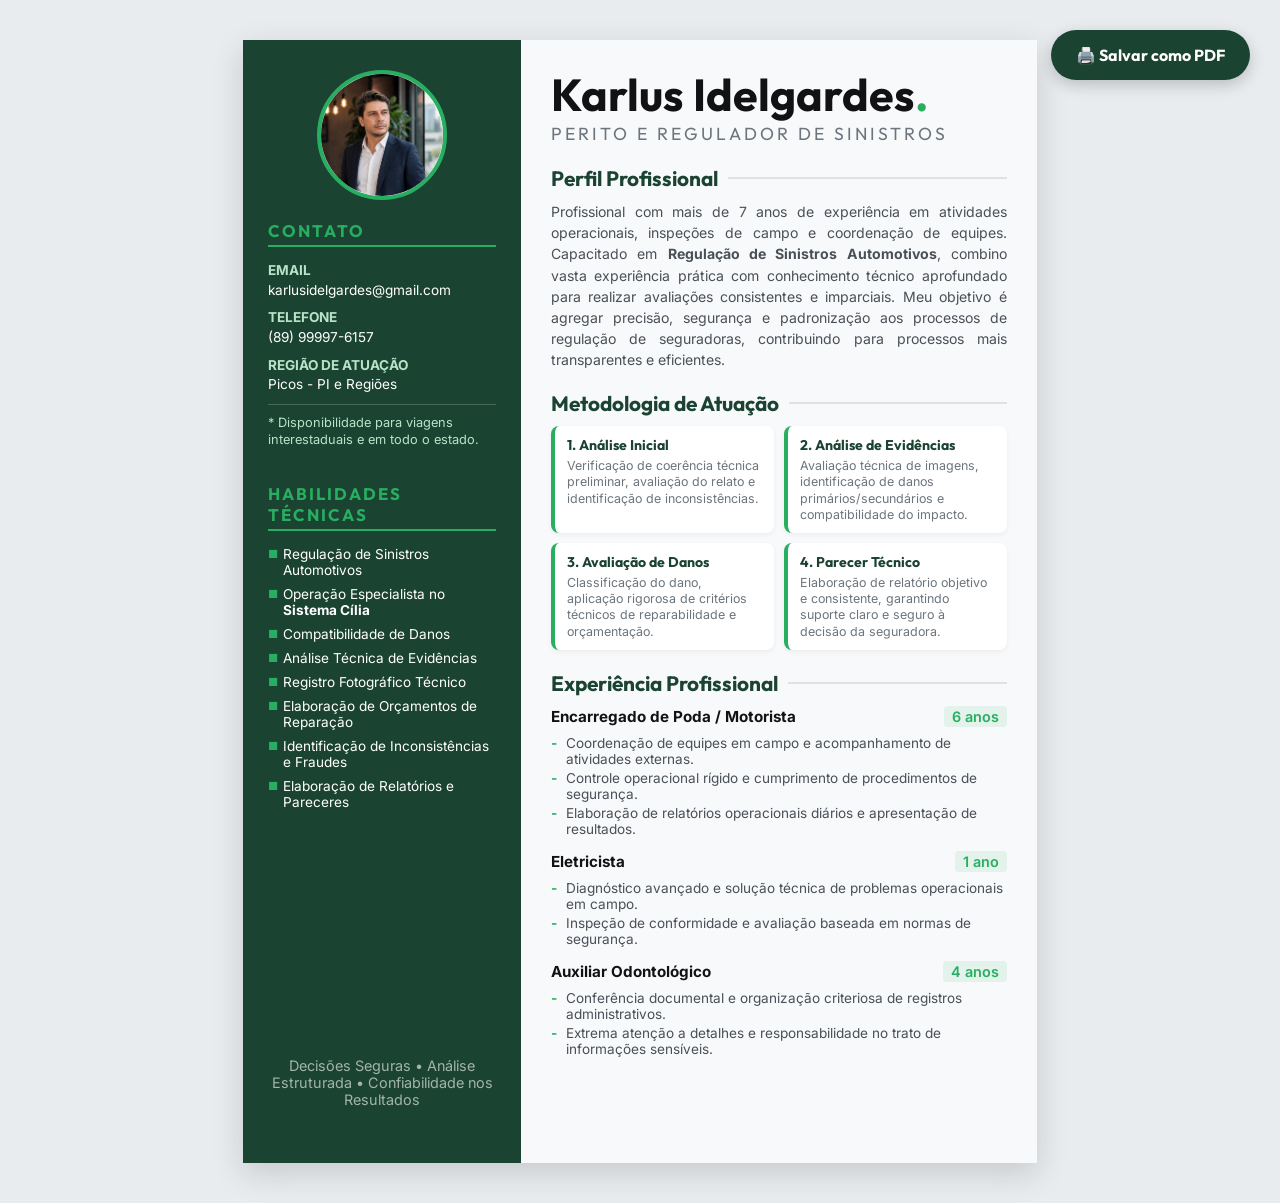
<file: curriculo.html>
<!DOCTYPE html>
<html lang="pt-BR">

<head>
    <meta charset="UTF-8">
    <meta name="viewport" content="width=device-width, initial-scale=1.0">
    <title>Currículo / Apresentação - Karlus Idelgardes</title>
    <link href="https://fonts.googleapis.com/css2?family=Inter:wght@300;400;600;800&family=Outfit:wght@400;700;800&display=swap" rel="stylesheet">
    <style>
        :root {
            --primary-green: #27ae60;
            --dark-green: #1b4332;
            --dark: #121214;
            --light-gray: #f8f9fa;
            --text-dark: #333333;
            --text-light: #ffffff;
            --text-muted: #6c757d;
        }

        * {
            margin: 0;
            padding: 0;
            box-sizing: border-box;
        }

        body {
            font-family: 'Inter', sans-serif;
            background-color: #e9ecef; /* Fundo cinza para dar destaque à folha A4 */
            display: flex;
            justify-content: center;
            padding: 40px 20px;
        }

        h1, h2, h3, h4 {
            font-family: 'Outfit', sans-serif;
        }

        /* Formato Folha A4 */
        .a4-sheet {
            width: 210mm;
            height: 297mm;
            max-height: 297mm;
            background: #ffffff;
            box-shadow: 0 10px 30px rgba(0, 0, 0, 0.15);
            display: flex;
            overflow: hidden;
            position: relative;
        }

        /* Coluna da Esquerda (Sidebar) */
        .sidebar {
            width: 35%;
            background-color: var(--dark-green);
            color: var(--text-light);
            padding: 30px 25px;
            display: flex;
            flex-direction: column;
        }

        .profile-pic {
            width: 130px;
            height: 130px;
            border-radius: 50%;
            border: 4px solid var(--primary-green);
            margin: 0 auto 20px;
            overflow: hidden;
            background: #fff;
            display: flex;
            align-items: center;
            justify-content: center;
        }

        .profile-pic img {
            width: 100%;
            height: 100%;
            object-fit: cover;
            object-position: top;
        }

        .sidebar-section {
            margin-bottom: 25px;
        }

        .sidebar-title {
            font-size: 1.05rem;
            text-transform: uppercase;
            letter-spacing: 2px;
            border-bottom: 2px solid var(--primary-green);
            padding-bottom: 4px;
            margin-bottom: 15px;
            color: var(--primary-green);
        }

        .contact-item {
            margin-bottom: 10px;
            font-size: 0.85rem;
            display: flex;
            align-items: flex-start;
            gap: 8px;
            line-height: 1.3;
        }

        .contact-item strong {
            display: block;
            color: #b7e4c7;
            font-size: 0.85rem;
            text-transform: uppercase;
            margin-bottom: 2px;
        }

        .skill-list {
            list-style: none;
        }

        .skill-list li {
            font-size: 0.85rem;
            margin-bottom: 8px;
            position: relative;
            padding-left: 15px;
        }

        .skill-list li::before {
            content: '■';
            position: absolute;
            left: 0;
            top: 1px;
            color: var(--primary-green);
            font-size: 0.7rem;
        }

        /* Coluna da Direita (Conteúdo Principal) */
        .main-content {
            width: 65%;
            padding: 30px 30px;
            background: var(--light-gray);
            color: var(--text-dark);
        }

        .header-name {
            margin-bottom: 20px;
        }

        .header-name h1 {
            font-size: 2.8rem;
            line-height: 1.1;
            color: var(--dark);
            margin-bottom: 3px;
        }

        .header-name h1 span {
            color: var(--primary-green);
        }

        .header-name h2 {
            font-size: 1.1rem;
            color: var(--text-muted);
            font-weight: 400;
            text-transform: uppercase;
            letter-spacing: 3px;
        }

        .section {
            margin-bottom: 20px;
        }

        .section-title {
            font-size: 1.3rem;
            color: var(--dark-green);
            margin-bottom: 10px;
            display: flex;
            align-items: center;
            gap: 10px;
        }

        .section-title::after {
            content: '';
            flex: 1;
            height: 2px;
            background: #dee2e6;
        }

        .text-body {
            font-size: 0.88rem;
            line-height: 1.5;
            color: #495057;
            text-align: justify;
        }

        .experience-item {
            margin-bottom: 14px;
        }

        .exp-header {
            display: flex;
            justify-content: space-between;
            align-items: center;
            margin-bottom: 5px;
        }

        .exp-title {
            font-size: 0.95rem;
            font-weight: 700;
            color: var(--dark);
        }

        .exp-time {
            font-size: 0.9rem;
            color: var(--primary-green);
            font-weight: 600;
            background: rgba(39, 174, 96, 0.1);
            padding: 2px 8px;
            border-radius: 4px;
        }

        .exp-details {
            list-style: none;
            margin-top: 8px;
        }

        .exp-details li {
            font-size: 0.85rem;
            color: #495057;
            margin-bottom: 3px;
            padding-left: 15px;
            position: relative;
        }

        .exp-details li::before {
            content: '-';
            position: absolute;
            left: 0;
            color: var(--primary-green);
            font-weight: bold;
        }

        .methodology-grid {
            display: grid;
            grid-template-columns: 1fr 1fr;
            gap: 10px;
        }

        .methodology-box {
            background: #fff;
            padding: 10px 12px;
            border-radius: 8px;
            border-left: 4px solid var(--primary-green);
            box-shadow: 0 2px 5px rgba(0,0,0,0.05);
        }

        .methodology-box h4 {
            color: var(--dark-green);
            font-size: 0.88rem;
            margin-bottom: 4px;
        }

        .methodology-box p {
            font-size: 0.78rem;
            color: #6c757d;
            line-height: 1.3;
        }

        /* Botão Flutuante para Imprimir */
        .print-btn {
            position: fixed;
            top: 30px;
            right: 30px;
            background: var(--dark-green);
            color: white;
            border: none;
            padding: 15px 25px;
            border-radius: 30px;
            font-size: 1rem;
            font-weight: bold;
            font-family: 'Outfit', sans-serif;
            cursor: pointer;
            box-shadow: 0 5px 15px rgba(0,0,0,0.2);
            transition: all 0.3s ease;
            z-index: 1000;
            display: flex;
            align-items: center;
            gap: 10px;
        }

        .print-btn:hover {
            background: var(--primary-green);
            transform: translateY(-2px);
        }

        /* Ajustes de Impressão */
        @media print {
            body {
                padding: 0;
                margin: 0;
                background: white;
                -webkit-print-color-adjust: exact !important;
                print-color-adjust: exact !important;
                color-adjust: exact !important;
            }

            .a4-sheet {
                box-shadow: none;
                width: 100%;
                height: 100vh;
                max-height: none;
                page-break-inside: avoid;
            }

            .sidebar {
                -webkit-print-color-adjust: exact !important;
                print-color-adjust: exact !important;
            }

            .methodology-box {
                -webkit-print-color-adjust: exact !important;
                print-color-adjust: exact !important;
            }

            .exp-time {
                -webkit-print-color-adjust: exact !important;
                print-color-adjust: exact !important;
            }

            .print-btn {
                display: none !important;
            }

            @page {
                size: A4;
                margin: 0;
            }
        }
        
        /* Ajustes Mobile para visualização no celular caso ele abra o link */
        @media (max-width: 768px) {
            .a4-sheet {
                flex-direction: column;
                width: 100%;
            }
            .sidebar, .main-content {
                width: 100%;
            }
            .methodology-grid {
                grid-template-columns: 1fr;
            }
        }
    </style>
</head>

<body>

    <button class="print-btn" onclick="window.print()">🖨️ Salvar como PDF</button>

    <div class="a4-sheet">
        <!-- Coluna Esquerda -->
        <div class="sidebar">
            <div class="profile-pic">
                <img src="./Imagens%20portifo/Karlus%20Image%2017%20de%20jun.%20de%20Regulador5.png" alt="Karlus Idelgardes">
            </div>

            <div class="sidebar-section">
                <h3 class="sidebar-title">Contato</h3>
                <div class="contact-item">
                    <div>
                        <strong>Email</strong>
                        karlusidelgardes@gmail.com
                    </div>
                </div>
                <div class="contact-item">
                    <div>
                        <strong>Telefone</strong>
                        (89) 99997-6157
                    </div>
                </div>
                <div class="contact-item">
                    <div>
                        <strong>Região de Atuação</strong>
                        Picos - PI e Regiões
                    </div>
                </div>
                <div class="contact-item" style="margin-top: 10px; border-top: 1px solid rgba(255,255,255,0.2); padding-top: 10px;">
                    <div style="font-size: 0.8rem; color: #b7e4c7;">
                        * Disponibilidade para viagens interestaduais e em todo o estado.
                    </div>
                </div>
            </div>

            <div class="sidebar-section">
                <h3 class="sidebar-title">Habilidades Técnicas</h3>
                <ul class="skill-list">
                    <li>Regulação de Sinistros Automotivos</li>
                    <li>Operação Especialista no <b>Sistema Cília</b></li>
                    <li>Compatibilidade de Danos</li>
                    <li>Análise Técnica de Evidências</li>
                    <li>Registro Fotográfico Técnico</li>
                    <li>Elaboração de Orçamentos de Reparação</li>
                    <li>Identificação de Inconsistências e Fraudes</li>
                    <li>Elaboração de Relatórios e Pareceres</li>
                </ul>
            </div>
            
            <div class="sidebar-section" style="margin-top: auto;">
                <p style="font-size: 0.9rem; text-align: center; color: rgba(255,255,255,0.6);">
                    Decisões Seguras • Análise Estruturada • Confiabilidade nos Resultados
                </p>
            </div>
        </div>

        <!-- Coluna Direita -->
        <div class="main-content">
            <div class="header-name">
                <h1>Karlus Idelgardes<span>.</span></h1>
                <h2>Perito e Regulador de Sinistros</h2>
            </div>

            <div class="section">
                <h3 class="section-title">Perfil Profissional</h3>
                <p class="text-body">
                    Profissional com mais de 7 anos de experiência em atividades operacionais, inspeções de campo e coordenação de equipes. Capacitado em <strong>Regulação de Sinistros Automotivos</strong>, combino vasta experiência prática com conhecimento técnico aprofundado para realizar avaliações consistentes e imparciais. Meu objetivo é agregar precisão, segurança e padronização aos processos de regulação de seguradoras, contribuindo para processos mais transparentes e eficientes.
                </p>
            </div>

            <div class="section">
                <h3 class="section-title">Metodologia de Atuação</h3>
                <div class="methodology-grid">
                    <div class="methodology-box">
                        <h4>1. Análise Inicial</h4>
                        <p>Verificação de coerência técnica preliminar, avaliação do relato e identificação de inconsistências.</p>
                    </div>
                    <div class="methodology-box">
                        <h4>2. Análise de Evidências</h4>
                        <p>Avaliação técnica de imagens, identificação de danos primários/secundários e compatibilidade do impacto.</p>
                    </div>
                    <div class="methodology-box">
                        <h4>3. Avaliação de Danos</h4>
                        <p>Classificação do dano, aplicação rigorosa de critérios técnicos de reparabilidade e orçamentação.</p>
                    </div>
                    <div class="methodology-box">
                        <h4>4. Parecer Técnico</h4>
                        <p>Elaboração de relatório objetivo e consistente, garantindo suporte claro e seguro à decisão da seguradora.</p>
                    </div>
                </div>
            </div>

            <div class="section">
                <h3 class="section-title">Experiência Profissional</h3>
                
                <div class="experience-item">
                    <div class="exp-header">
                        <span class="exp-title">Encarregado de Poda / Motorista</span>
                        <span class="exp-time">6 anos</span>
                    </div>
                    <ul class="exp-details">
                        <li>Coordenação de equipes em campo e acompanhamento de atividades externas.</li>
                        <li>Controle operacional rígido e cumprimento de procedimentos de segurança.</li>
                        <li>Elaboração de relatórios operacionais diários e apresentação de resultados.</li>
                    </ul>
                </div>

                <div class="experience-item">
                    <div class="exp-header">
                        <span class="exp-title">Eletricista</span>
                        <span class="exp-time">1 ano</span>
                    </div>
                    <ul class="exp-details">
                        <li>Diagnóstico avançado e solução técnica de problemas operacionais em campo.</li>
                        <li>Inspeção de conformidade e avaliação baseada em normas de segurança.</li>
                    </ul>
                </div>

                <div class="experience-item">
                    <div class="exp-header">
                        <span class="exp-title">Auxiliar Odontológico</span>
                        <span class="exp-time">4 anos</span>
                    </div>
                    <ul class="exp-details">
                        <li>Conferência documental e organização criteriosa de registros administrativos.</li>
                        <li>Extrema atenção a detalhes e responsabilidade no trato de informações sensíveis.</li>
                    </ul>
                </div>
            </div>

        </div>
    </div>

</body>
</html>
</file>
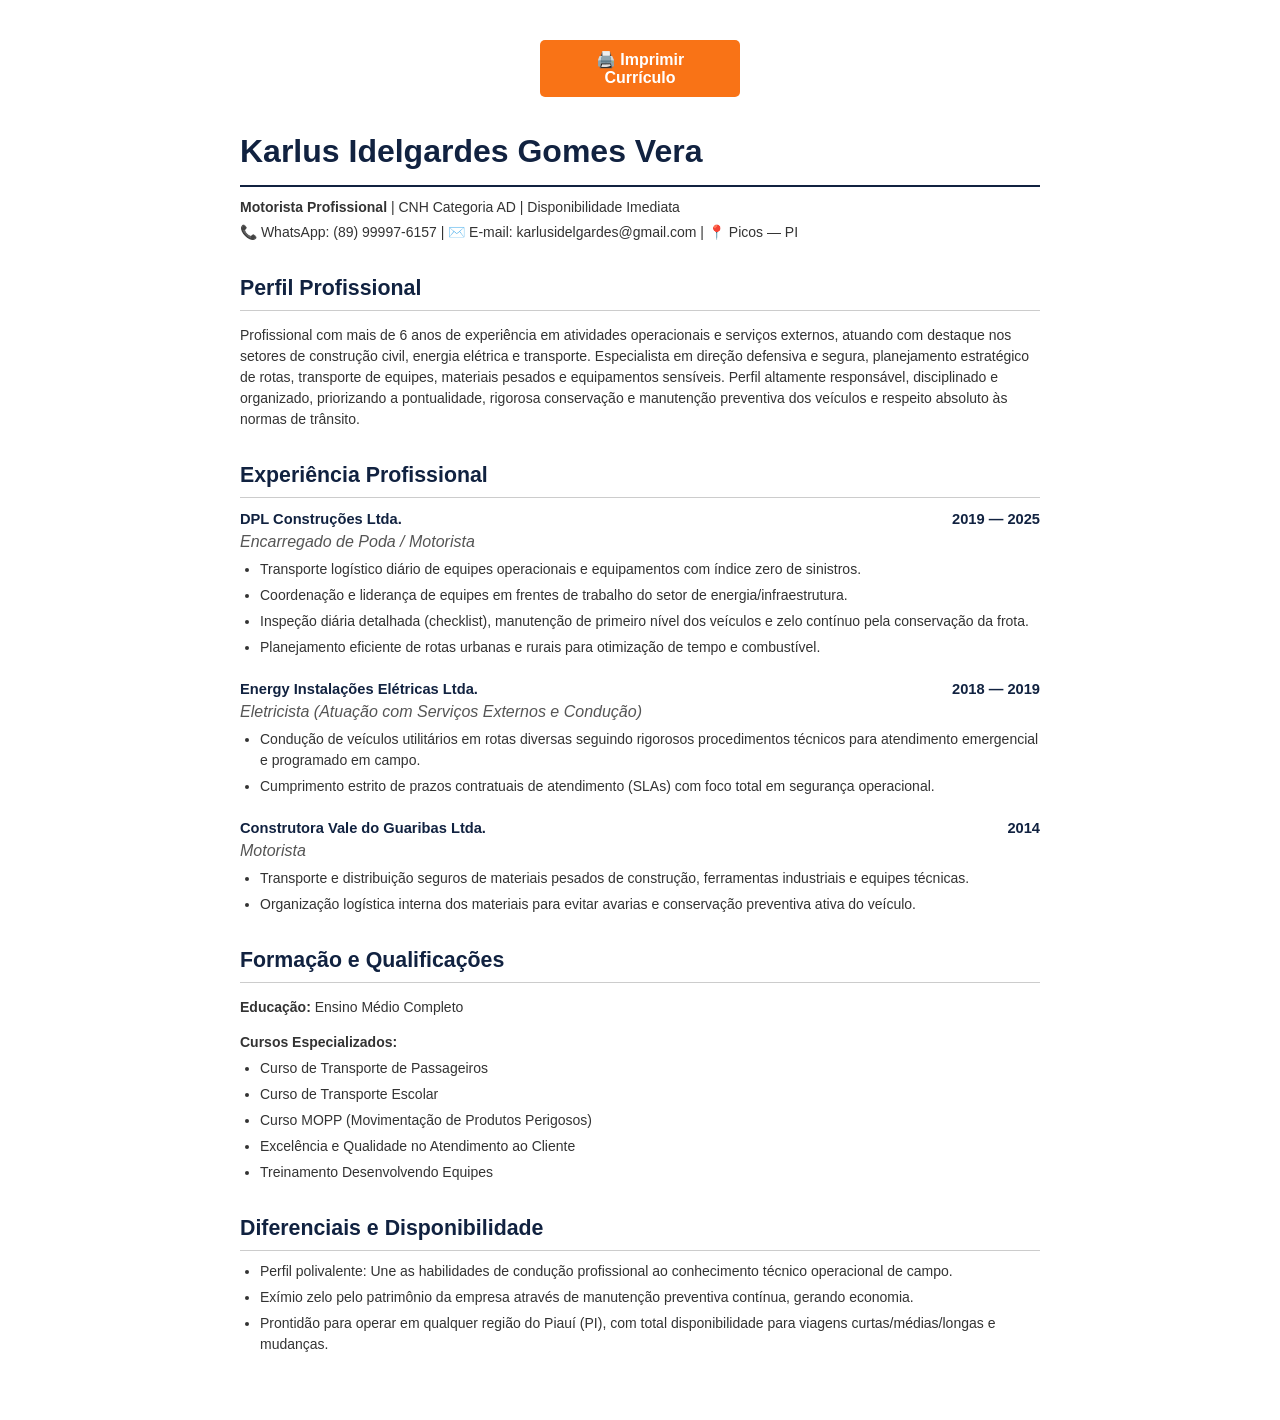
<file: curriculo_impresso.html>
<!DOCTYPE html>
<html lang="pt-BR">
<head>
    <meta charset="UTF-8">
    <title>Currículo - Karlus Idelgardes Gomes Vera</title>
    <style>
        /* Base e Estilos para Impressão */
        body {
            font-family: Arial, sans-serif;
            line-height: 1.5;
            color: #333;
            max-width: 800px;
            margin: 0 auto;
            padding: 40px;
            background: #fff;
        }
        h1, h2, h3 { 
            color: #112240; 
            margin-bottom: 10px; 
        }
        h1 { 
            border-bottom: 2px solid #112240; 
            padding-bottom: 10px; 
            font-size: 24pt;
        }
        h2 { 
            border-bottom: 1px solid #ccc; 
            padding-bottom: 5px; 
            margin-top: 30px; 
            font-size: 16pt;
        }
        .contact-info { 
            margin-bottom: 20px; 
            font-size: 10pt; 
        }
        .contact-info p { 
            margin: 4px 0; 
        }
        .section { 
            margin-bottom: 25px; 
        }
        .job { 
            margin-bottom: 20px; 
        }
        .job-header { 
            display: flex; 
            justify-content: space-between; 
            font-weight: bold; 
            font-size: 11pt;
            color: #112240;
        }
        .job-company { 
            color: #555; 
            font-style: italic; 
            margin-bottom: 5px;
        }
        ul { 
            margin-top: 5px; 
            padding-left: 20px; 
        }
        li { 
            margin-bottom: 5px; 
            font-size: 10.5pt;
        }
        p {
            font-size: 10.5pt;
        }
        
        .print-btn {
            display: block;
            width: 200px;
            margin: 0 auto 30px;
            padding: 10px 20px;
            background-color: #F97316;
            color: white;
            text-align: center;
            text-decoration: none;
            font-weight: bold;
            border-radius: 5px;
            cursor: pointer;
            border: none;
            font-size: 12pt;
        }
        
        .print-btn:hover {
            background-color: #ea580c;
        }

        /* Ocultar botão na hora de imprimir */
        @media print {
            body { 
                padding: 0; 
                max-width: 100%; 
            }
            .print-btn { 
                display: none; 
            }
            @page { 
                margin: 1.5cm; 
            }
            a { 
                text-decoration: none; 
                color: #000; 
            }
        }
    </style>
</head>
<body>

    <button class="print-btn" onclick="window.print()">🖨️ Imprimir Currículo</button>

    <header>
        <h1>Karlus Idelgardes Gomes Vera</h1>
        <div class="contact-info">
            <p><strong>Motorista Profissional</strong> | CNH Categoria AD | Disponibilidade Imediata</p>
            <p>📞 WhatsApp: (89) 99997-6157 | ✉️ E-mail: karlusidelgardes@gmail.com | 📍 Picos — PI</p>
        </div>
    </header>

    <div class="section">
        <h2>Perfil Profissional</h2>
        <p>Profissional com mais de 6 anos de experiência em atividades operacionais e serviços externos, atuando com destaque nos setores de construção civil, energia elétrica e transporte. Especialista em direção defensiva e segura, planejamento estratégico de rotas, transporte de equipes, materiais pesados e equipamentos sensíveis. Perfil altamente responsável, disciplinado e organizado, priorizando a pontualidade, rigorosa conservação e manutenção preventiva dos veículos e respeito absoluto às normas de trânsito.</p>
    </div>

    <div class="section">
        <h2>Experiência Profissional</h2>
        
        <div class="job">
            <div class="job-header">
                <span>DPL Construções Ltda.</span>
                <span>2019 — 2025</span>
            </div>
            <div class="job-company">Encarregado de Poda / Motorista</div>
            <ul>
                <li>Transporte logístico diário de equipes operacionais e equipamentos com índice zero de sinistros.</li>
                <li>Coordenação e liderança de equipes em frentes de trabalho do setor de energia/infraestrutura.</li>
                <li>Inspeção diária detalhada (checklist), manutenção de primeiro nível dos veículos e zelo contínuo pela conservação da frota.</li>
                <li>Planejamento eficiente de rotas urbanas e rurais para otimização de tempo e combustível.</li>
            </ul>
        </div>

        <div class="job">
            <div class="job-header">
                <span>Energy Instalações Elétricas Ltda.</span>
                <span>2018 — 2019</span>
            </div>
            <div class="job-company">Eletricista (Atuação com Serviços Externos e Condução)</div>
            <ul>
                <li>Condução de veículos utilitários em rotas diversas seguindo rigorosos procedimentos técnicos para atendimento emergencial e programado em campo.</li>
                <li>Cumprimento estrito de prazos contratuais de atendimento (SLAs) com foco total em segurança operacional.</li>
            </ul>
        </div>

        <div class="job">
            <div class="job-header">
                <span>Construtora Vale do Guaribas Ltda.</span>
                <span>2014</span>
            </div>
            <div class="job-company">Motorista</div>
            <ul>
                <li>Transporte e distribuição seguros de materiais pesados de construção, ferramentas industriais e equipes técnicas.</li>
                <li>Organização logística interna dos materiais para evitar avarias e conservação preventiva ativa do veículo.</li>
            </ul>
        </div>
    </div>

    <div class="section">
        <h2>Formação e Qualificações</h2>
        <p style="margin-bottom: 10px;"><strong>Educação:</strong> Ensino Médio Completo</p>
        <p style="margin-bottom: 5px;"><strong>Cursos Especializados:</strong></p>
        <ul>
            <li>Curso de Transporte de Passageiros</li>
            <li>Curso de Transporte Escolar</li>
            <li>Curso MOPP (Movimentação de Produtos Perigosos)</li>
            <li>Excelência e Qualidade no Atendimento ao Cliente</li>
            <li>Treinamento Desenvolvendo Equipes</li>
        </ul>
    </div>

    <div class="section">
        <h2>Diferenciais e Disponibilidade</h2>
        <ul>
            <li>Perfil polivalente: Une as habilidades de condução profissional ao conhecimento técnico operacional de campo.</li>
            <li>Exímio zelo pelo patrimônio da empresa através de manutenção preventiva contínua, gerando economia.</li>
            <li>Prontidão para operar em qualquer região do Piauí (PI), com total disponibilidade para viagens curtas/médias/longas e mudanças.</li>
        </ul>
    </div>

</body>
</html>
</file>
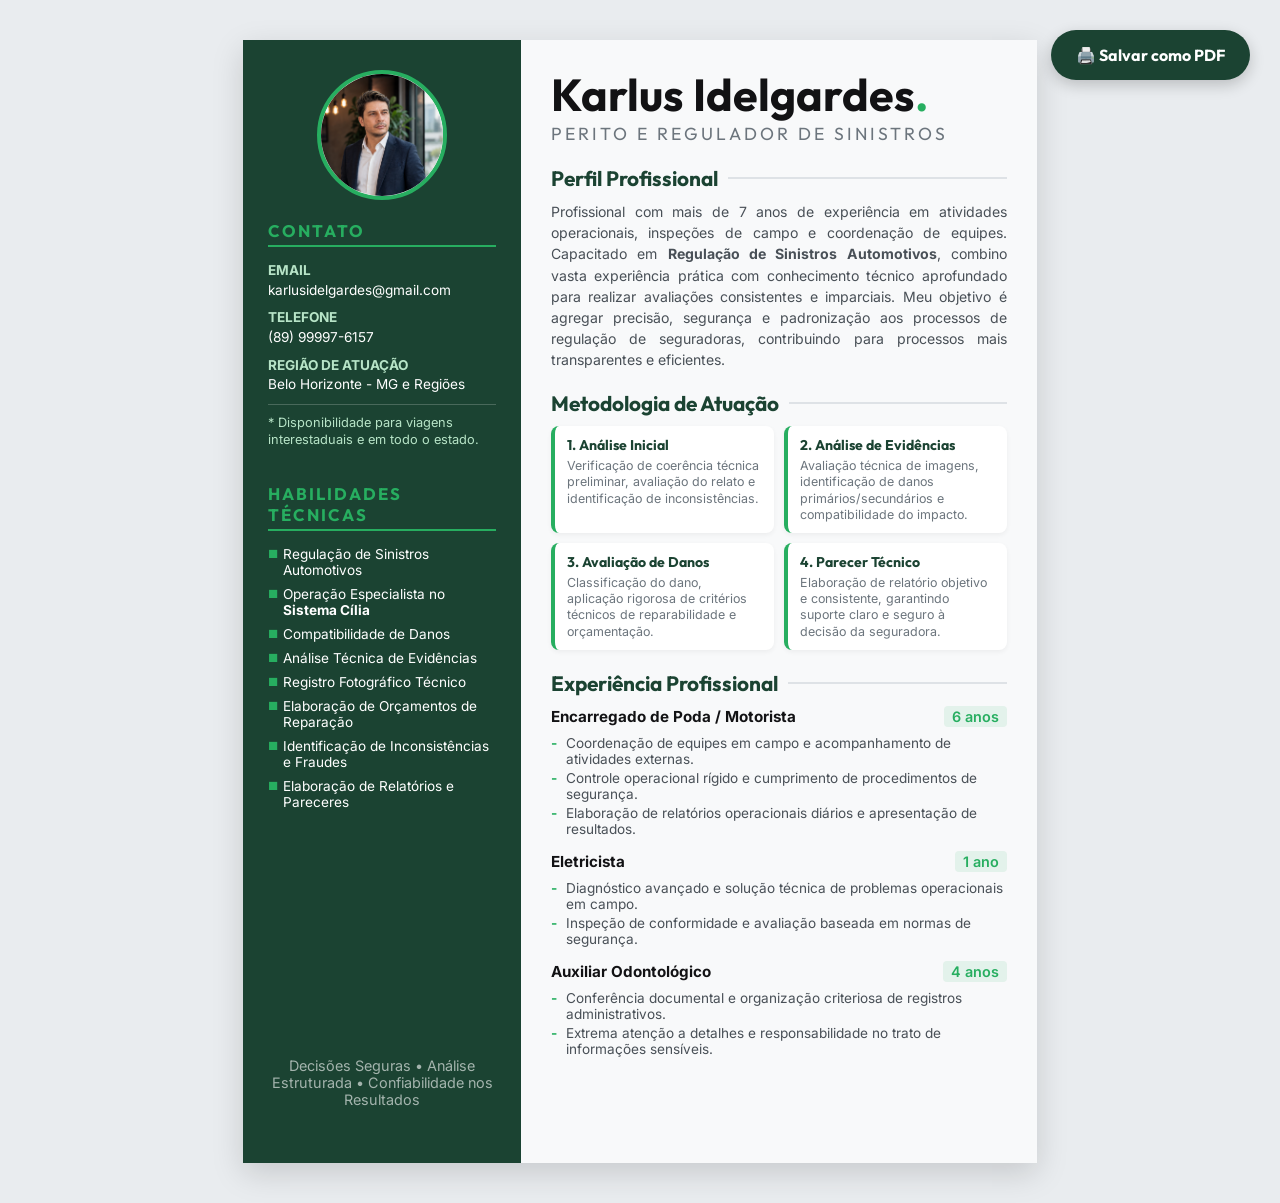
<file: belo-h/curriculo.html>
﻿<!DOCTYPE html>
<html lang="pt-BR">

<head>
    <meta charset="UTF-8">
    <meta name="viewport" content="width=device-width, initial-scale=1.0">
    <title>Currículo / Apresentação - Karlus Idelgardes</title>
    <link href="https://fonts.googleapis.com/css2?family=Inter:wght@300;400;600;800&family=Outfit:wght@400;700;800&display=swap" rel="stylesheet">
    <style>
        :root {
            --primary-green: #27ae60;
            --dark-green: #1b4332;
            --dark: #121214;
            --light-gray: #f8f9fa;
            --text-dark: #333333;
            --text-light: #ffffff;
            --text-muted: #6c757d;
        }

        * {
            margin: 0;
            padding: 0;
            box-sizing: border-box;
        }

        body {
            font-family: 'Inter', sans-serif;
            background-color: #e9ecef; /* Fundo cinza para dar destaque à folha A4 */
            display: flex;
            justify-content: center;
            padding: 40px 20px;
        }

        h1, h2, h3, h4 {
            font-family: 'Outfit', sans-serif;
        }

        /* Formato Folha A4 */
        .a4-sheet {
            width: 210mm;
            height: 297mm;
            max-height: 297mm;
            background: #ffffff;
            box-shadow: 0 10px 30px rgba(0, 0, 0, 0.15);
            display: flex;
            overflow: hidden;
            position: relative;
        }

        /* Coluna da Esquerda (Sidebar) */
        .sidebar {
            width: 35%;
            background-color: var(--dark-green);
            color: var(--text-light);
            padding: 30px 25px;
            display: flex;
            flex-direction: column;
        }

        .profile-pic {
            width: 130px;
            height: 130px;
            border-radius: 50%;
            border: 4px solid var(--primary-green);
            margin: 0 auto 20px;
            overflow: hidden;
            background: #fff;
            display: flex;
            align-items: center;
            justify-content: center;
        }

        .profile-pic img {
            width: 100%;
            height: 100%;
            object-fit: cover;
            object-position: top;
        }

        .sidebar-section {
            margin-bottom: 25px;
        }

        .sidebar-title {
            font-size: 1.05rem;
            text-transform: uppercase;
            letter-spacing: 2px;
            border-bottom: 2px solid var(--primary-green);
            padding-bottom: 4px;
            margin-bottom: 15px;
            color: var(--primary-green);
        }

        .contact-item {
            margin-bottom: 10px;
            font-size: 0.85rem;
            display: flex;
            align-items: flex-start;
            gap: 8px;
            line-height: 1.3;
        }

        .contact-item strong {
            display: block;
            color: #b7e4c7;
            font-size: 0.85rem;
            text-transform: uppercase;
            margin-bottom: 2px;
        }

        .skill-list {
            list-style: none;
        }

        .skill-list li {
            font-size: 0.85rem;
            margin-bottom: 8px;
            position: relative;
            padding-left: 15px;
        }

        .skill-list li::before {
            content: '■';
            position: absolute;
            left: 0;
            top: 1px;
            color: var(--primary-green);
            font-size: 0.7rem;
        }

        /* Coluna da Direita (Conteúdo Principal) */
        .main-content {
            width: 65%;
            padding: 30px 30px;
            background: var(--light-gray);
            color: var(--text-dark);
        }

        .header-name {
            margin-bottom: 20px;
        }

        .header-name h1 {
            font-size: 2.8rem;
            line-height: 1.1;
            color: var(--dark);
            margin-bottom: 3px;
        }

        .header-name h1 span {
            color: var(--primary-green);
        }

        .header-name h2 {
            font-size: 1.1rem;
            color: var(--text-muted);
            font-weight: 400;
            text-transform: uppercase;
            letter-spacing: 3px;
        }

        .section {
            margin-bottom: 20px;
        }

        .section-title {
            font-size: 1.3rem;
            color: var(--dark-green);
            margin-bottom: 10px;
            display: flex;
            align-items: center;
            gap: 10px;
        }

        .section-title::after {
            content: '';
            flex: 1;
            height: 2px;
            background: #dee2e6;
        }

        .text-body {
            font-size: 0.88rem;
            line-height: 1.5;
            color: #495057;
            text-align: justify;
        }

        .experience-item {
            margin-bottom: 14px;
        }

        .exp-header {
            display: flex;
            justify-content: space-between;
            align-items: center;
            margin-bottom: 5px;
        }

        .exp-title {
            font-size: 0.95rem;
            font-weight: 700;
            color: var(--dark);
        }

        .exp-time {
            font-size: 0.9rem;
            color: var(--primary-green);
            font-weight: 600;
            background: rgba(39, 174, 96, 0.1);
            padding: 2px 8px;
            border-radius: 4px;
        }

        .exp-details {
            list-style: none;
            margin-top: 8px;
        }

        .exp-details li {
            font-size: 0.85rem;
            color: #495057;
            margin-bottom: 3px;
            padding-left: 15px;
            position: relative;
        }

        .exp-details li::before {
            content: '-';
            position: absolute;
            left: 0;
            color: var(--primary-green);
            font-weight: bold;
        }

        .methodology-grid {
            display: grid;
            grid-template-columns: 1fr 1fr;
            gap: 10px;
        }

        .methodology-box {
            background: #fff;
            padding: 10px 12px;
            border-radius: 8px;
            border-left: 4px solid var(--primary-green);
            box-shadow: 0 2px 5px rgba(0,0,0,0.05);
        }

        .methodology-box h4 {
            color: var(--dark-green);
            font-size: 0.88rem;
            margin-bottom: 4px;
        }

        .methodology-box p {
            font-size: 0.78rem;
            color: #6c757d;
            line-height: 1.3;
        }

        /* Botão Flutuante para Imprimir */
        .print-btn {
            position: fixed;
            top: 30px;
            right: 30px;
            background: var(--dark-green);
            color: white;
            border: none;
            padding: 15px 25px;
            border-radius: 30px;
            font-size: 1rem;
            font-weight: bold;
            font-family: 'Outfit', sans-serif;
            cursor: pointer;
            box-shadow: 0 5px 15px rgba(0,0,0,0.2);
            transition: all 0.3s ease;
            z-index: 1000;
            display: flex;
            align-items: center;
            gap: 10px;
        }

        .print-btn:hover {
            background: var(--primary-green);
            transform: translateY(-2px);
        }

        /* Ajustes de Impressão */
        @media print {
            body {
                padding: 0;
                margin: 0;
                background: white;
                -webkit-print-color-adjust: exact !important;
                print-color-adjust: exact !important;
                color-adjust: exact !important;
            }

            .a4-sheet {
                box-shadow: none;
                width: 100%;
                height: 100vh;
                max-height: none;
                page-break-inside: avoid;
            }

            .sidebar {
                -webkit-print-color-adjust: exact !important;
                print-color-adjust: exact !important;
            }

            .methodology-box {
                -webkit-print-color-adjust: exact !important;
                print-color-adjust: exact !important;
            }

            .exp-time {
                -webkit-print-color-adjust: exact !important;
                print-color-adjust: exact !important;
            }

            .print-btn {
                display: none !important;
            }

            @page {
                size: A4;
                margin: 0;
            }
        }
        
        /* Ajustes Mobile para visualização no celular caso ele abra o link */
        @media (max-width: 768px) {
            .a4-sheet {
                flex-direction: column;
                width: 100%;
            }
            .sidebar, .main-content {
                width: 100%;
            }
            .methodology-grid {
                grid-template-columns: 1fr;
            }
        }
    </style>
</head>

<body>

    <button class="print-btn" onclick="window.print()">🖨️ Salvar como PDF</button>

    <div class="a4-sheet">
        <!-- Coluna Esquerda -->
        <div class="sidebar">
            <div class="profile-pic">
                <img src="../Imagens%20portifo/Karlus%20Image%2017%20de%20jun.%20de%20Regulador5.png" alt="Karlus Idelgardes">
            </div>

            <div class="sidebar-section">
                <h3 class="sidebar-title">Contato</h3>
                <div class="contact-item">
                    <div>
                        <strong>Email</strong>
                        karlusidelgardes@gmail.com
                    </div>
                </div>
                <div class="contact-item">
                    <div>
                        <strong>Telefone</strong>
                        (89) 99997-6157
                    </div>
                </div>
                <div class="contact-item">
                    <div>
                        <strong>Região de Atuação</strong>
                        Belo Horizonte - MG e Regiões
                    </div>
                </div>
                <div class="contact-item" style="margin-top: 10px; border-top: 1px solid rgba(255,255,255,0.2); padding-top: 10px;">
                    <div style="font-size: 0.8rem; color: #b7e4c7;">
                        * Disponibilidade para viagens interestaduais e em todo o estado.
                    </div>
                </div>
            </div>

            <div class="sidebar-section">
                <h3 class="sidebar-title">Habilidades Técnicas</h3>
                <ul class="skill-list">
                    <li>Regulação de Sinistros Automotivos</li>
                    <li>Operação Especialista no <b>Sistema Cília</b></li>
                    <li>Compatibilidade de Danos</li>
                    <li>Análise Técnica de Evidências</li>
                    <li>Registro Fotográfico Técnico</li>
                    <li>Elaboração de Orçamentos de Reparação</li>
                    <li>Identificação de Inconsistências e Fraudes</li>
                    <li>Elaboração de Relatórios e Pareceres</li>
                </ul>
            </div>
            
            <div class="sidebar-section" style="margin-top: auto;">
                <p style="font-size: 0.9rem; text-align: center; color: rgba(255,255,255,0.6);">
                    Decisões Seguras • Análise Estruturada • Confiabilidade nos Resultados
                </p>
            </div>
        </div>

        <!-- Coluna Direita -->
        <div class="main-content">
            <div class="header-name">
                <h1>Karlus Idelgardes<span>.</span></h1>
                <h2>Perito e Regulador de Sinistros</h2>
            </div>

            <div class="section">
                <h3 class="section-title">Perfil Profissional</h3>
                <p class="text-body">
                    Profissional com mais de 7 anos de experiência em atividades operacionais, inspeções de campo e coordenação de equipes. Capacitado em <strong>Regulação de Sinistros Automotivos</strong>, combino vasta experiência prática com conhecimento técnico aprofundado para realizar avaliações consistentes e imparciais. Meu objetivo é agregar precisão, segurança e padronização aos processos de regulação de seguradoras, contribuindo para processos mais transparentes e eficientes.
                </p>
            </div>

            <div class="section">
                <h3 class="section-title">Metodologia de Atuação</h3>
                <div class="methodology-grid">
                    <div class="methodology-box">
                        <h4>1. Análise Inicial</h4>
                        <p>Verificação de coerência técnica preliminar, avaliação do relato e identificação de inconsistências.</p>
                    </div>
                    <div class="methodology-box">
                        <h4>2. Análise de Evidências</h4>
                        <p>Avaliação técnica de imagens, identificação de danos primários/secundários e compatibilidade do impacto.</p>
                    </div>
                    <div class="methodology-box">
                        <h4>3. Avaliação de Danos</h4>
                        <p>Classificação do dano, aplicação rigorosa de critérios técnicos de reparabilidade e orçamentação.</p>
                    </div>
                    <div class="methodology-box">
                        <h4>4. Parecer Técnico</h4>
                        <p>Elaboração de relatório objetivo e consistente, garantindo suporte claro e seguro à decisão da seguradora.</p>
                    </div>
                </div>
            </div>

            <div class="section">
                <h3 class="section-title">Experiência Profissional</h3>
                
                <div class="experience-item">
                    <div class="exp-header">
                        <span class="exp-title">Encarregado de Poda / Motorista</span>
                        <span class="exp-time">6 anos</span>
                    </div>
                    <ul class="exp-details">
                        <li>Coordenação de equipes em campo e acompanhamento de atividades externas.</li>
                        <li>Controle operacional rígido e cumprimento de procedimentos de segurança.</li>
                        <li>Elaboração de relatórios operacionais diários e apresentação de resultados.</li>
                    </ul>
                </div>

                <div class="experience-item">
                    <div class="exp-header">
                        <span class="exp-title">Eletricista</span>
                        <span class="exp-time">1 ano</span>
                    </div>
                    <ul class="exp-details">
                        <li>Diagnóstico avançado e solução técnica de problemas operacionais em campo.</li>
                        <li>Inspeção de conformidade e avaliação baseada em normas de segurança.</li>
                    </ul>
                </div>

                <div class="experience-item">
                    <div class="exp-header">
                        <span class="exp-title">Auxiliar Odontológico</span>
                        <span class="exp-time">4 anos</span>
                    </div>
                    <ul class="exp-details">
                        <li>Conferência documental e organização criteriosa de registros administrativos.</li>
                        <li>Extrema atenção a detalhes e responsabilidade no trato de informações sensíveis.</li>
                    </ul>
                </div>
            </div>

        </div>
    </div>

</body>
</html>
</file>
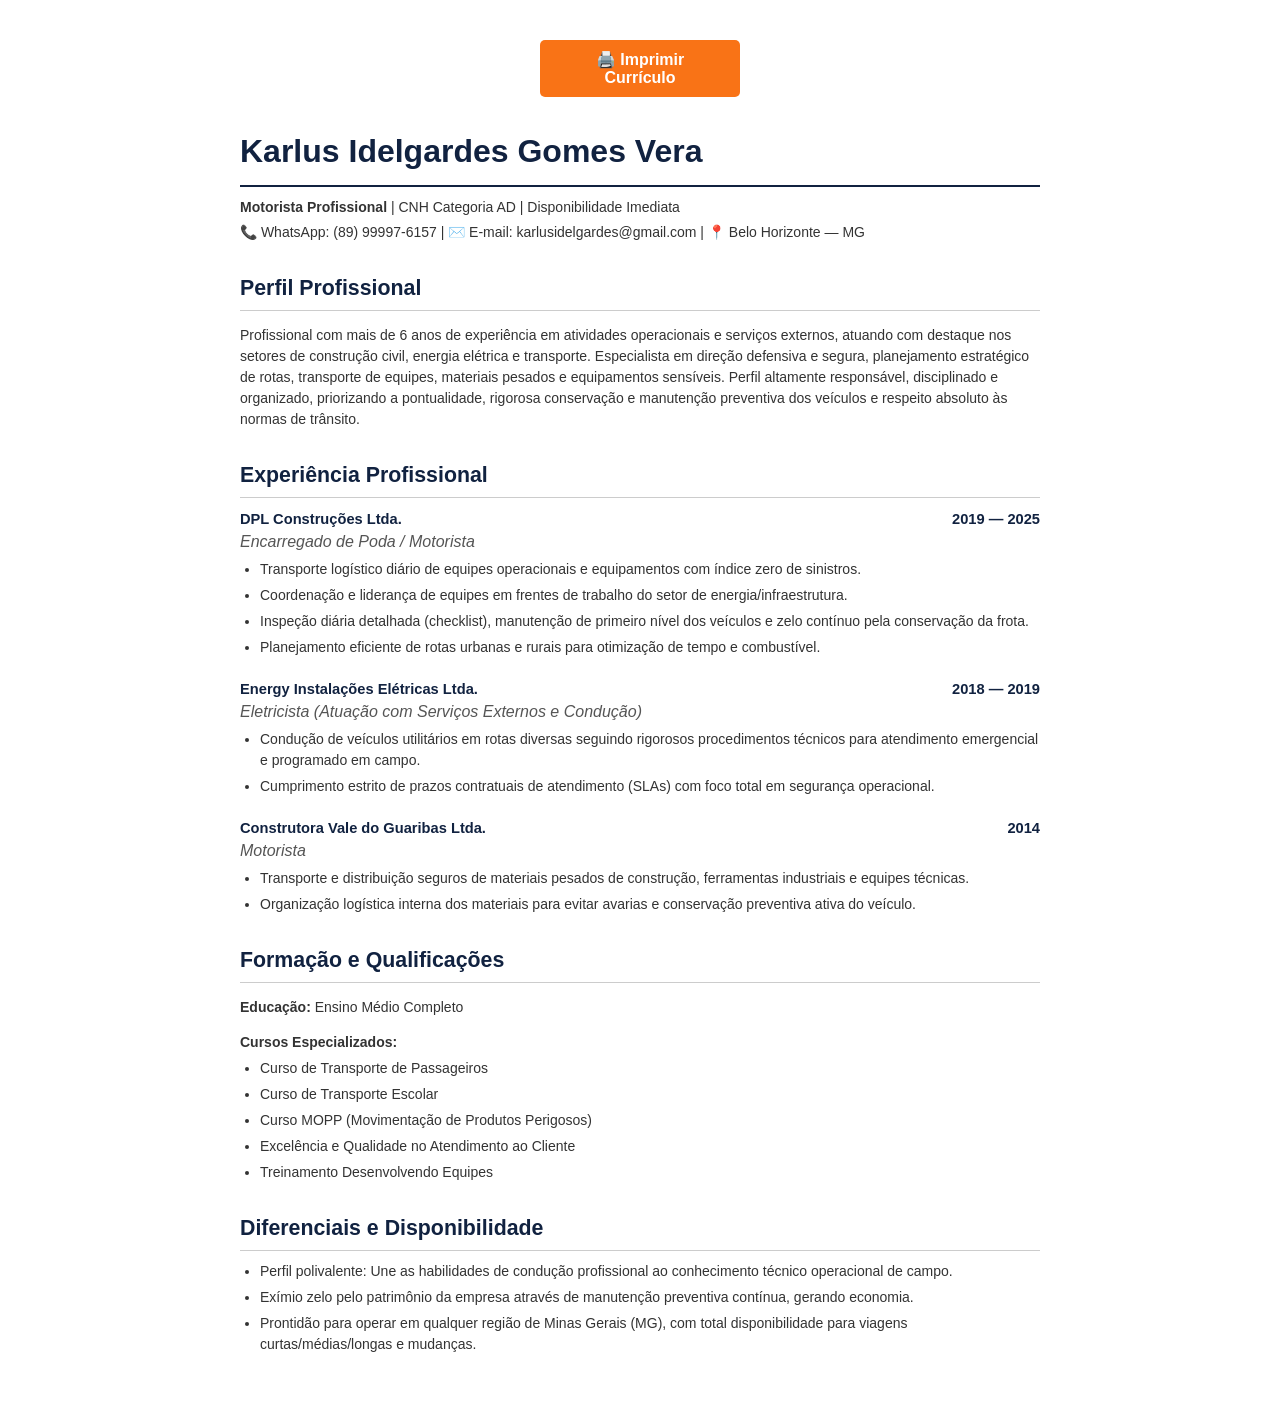
<file: belo-h/curriculo_impresso.html>
﻿<!DOCTYPE html>
<html lang="pt-BR">
<head>
    <meta charset="UTF-8">
    <title>Currículo - Karlus Idelgardes Gomes Vera</title>
    <style>
        /* Base e Estilos para Impressão */
        body {
            font-family: Arial, sans-serif;
            line-height: 1.5;
            color: #333;
            max-width: 800px;
            margin: 0 auto;
            padding: 40px;
            background: #fff;
        }
        h1, h2, h3 { 
            color: #112240; 
            margin-bottom: 10px; 
        }
        h1 { 
            border-bottom: 2px solid #112240; 
            padding-bottom: 10px; 
            font-size: 24pt;
        }
        h2 { 
            border-bottom: 1px solid #ccc; 
            padding-bottom: 5px; 
            margin-top: 30px; 
            font-size: 16pt;
        }
        .contact-info { 
            margin-bottom: 20px; 
            font-size: 10pt; 
        }
        .contact-info p { 
            margin: 4px 0; 
        }
        .section { 
            margin-bottom: 25px; 
        }
        .job { 
            margin-bottom: 20px; 
        }
        .job-header { 
            display: flex; 
            justify-content: space-between; 
            font-weight: bold; 
            font-size: 11pt;
            color: #112240;
        }
        .job-company { 
            color: #555; 
            font-style: italic; 
            margin-bottom: 5px;
        }
        ul { 
            margin-top: 5px; 
            padding-left: 20px; 
        }
        li { 
            margin-bottom: 5px; 
            font-size: 10.5pt;
        }
        p {
            font-size: 10.5pt;
        }
        
        .print-btn {
            display: block;
            width: 200px;
            margin: 0 auto 30px;
            padding: 10px 20px;
            background-color: #F97316;
            color: white;
            text-align: center;
            text-decoration: none;
            font-weight: bold;
            border-radius: 5px;
            cursor: pointer;
            border: none;
            font-size: 12pt;
        }
        
        .print-btn:hover {
            background-color: #ea580c;
        }

        /* Ocultar botão na hora de imprimir */
        @media print {
            body { 
                padding: 0; 
                max-width: 100%; 
            }
            .print-btn { 
                display: none; 
            }
            @page { 
                margin: 1.5cm; 
            }
            a { 
                text-decoration: none; 
                color: #000; 
            }
        }
    </style>
</head>
<body>

    <button class="print-btn" onclick="window.print()">🖨️ Imprimir Currículo</button>

    <header>
        <h1>Karlus Idelgardes Gomes Vera</h1>
        <div class="contact-info">
            <p><strong>Motorista Profissional</strong> | CNH Categoria AD | Disponibilidade Imediata</p>
            <p>📞 WhatsApp: (89) 99997-6157 | ✉️ E-mail: karlusidelgardes@gmail.com | 📍 Belo Horizonte — MG</p>
        </div>
    </header>

    <div class="section">
        <h2>Perfil Profissional</h2>
        <p>Profissional com mais de 6 anos de experiência em atividades operacionais e serviços externos, atuando com destaque nos setores de construção civil, energia elétrica e transporte. Especialista em direção defensiva e segura, planejamento estratégico de rotas, transporte de equipes, materiais pesados e equipamentos sensíveis. Perfil altamente responsável, disciplinado e organizado, priorizando a pontualidade, rigorosa conservação e manutenção preventiva dos veículos e respeito absoluto às normas de trânsito.</p>
    </div>

    <div class="section">
        <h2>Experiência Profissional</h2>
        
        <div class="job">
            <div class="job-header">
                <span>DPL Construções Ltda.</span>
                <span>2019 — 2025</span>
            </div>
            <div class="job-company">Encarregado de Poda / Motorista</div>
            <ul>
                <li>Transporte logístico diário de equipes operacionais e equipamentos com índice zero de sinistros.</li>
                <li>Coordenação e liderança de equipes em frentes de trabalho do setor de energia/infraestrutura.</li>
                <li>Inspeção diária detalhada (checklist), manutenção de primeiro nível dos veículos e zelo contínuo pela conservação da frota.</li>
                <li>Planejamento eficiente de rotas urbanas e rurais para otimização de tempo e combustível.</li>
            </ul>
        </div>

        <div class="job">
            <div class="job-header">
                <span>Energy Instalações Elétricas Ltda.</span>
                <span>2018 — 2019</span>
            </div>
            <div class="job-company">Eletricista (Atuação com Serviços Externos e Condução)</div>
            <ul>
                <li>Condução de veículos utilitários em rotas diversas seguindo rigorosos procedimentos técnicos para atendimento emergencial e programado em campo.</li>
                <li>Cumprimento estrito de prazos contratuais de atendimento (SLAs) com foco total em segurança operacional.</li>
            </ul>
        </div>

        <div class="job">
            <div class="job-header">
                <span>Construtora Vale do Guaribas Ltda.</span>
                <span>2014</span>
            </div>
            <div class="job-company">Motorista</div>
            <ul>
                <li>Transporte e distribuição seguros de materiais pesados de construção, ferramentas industriais e equipes técnicas.</li>
                <li>Organização logística interna dos materiais para evitar avarias e conservação preventiva ativa do veículo.</li>
            </ul>
        </div>
    </div>

    <div class="section">
        <h2>Formação e Qualificações</h2>
        <p style="margin-bottom: 10px;"><strong>Educação:</strong> Ensino Médio Completo</p>
        <p style="margin-bottom: 5px;"><strong>Cursos Especializados:</strong></p>
        <ul>
            <li>Curso de Transporte de Passageiros</li>
            <li>Curso de Transporte Escolar</li>
            <li>Curso MOPP (Movimentação de Produtos Perigosos)</li>
            <li>Excelência e Qualidade no Atendimento ao Cliente</li>
            <li>Treinamento Desenvolvendo Equipes</li>
        </ul>
    </div>

    <div class="section">
        <h2>Diferenciais e Disponibilidade</h2>
        <ul>
            <li>Perfil polivalente: Une as habilidades de condução profissional ao conhecimento técnico operacional de campo.</li>
            <li>Exímio zelo pelo patrimônio da empresa através de manutenção preventiva contínua, gerando economia.</li>
            <li>Prontidão para operar em qualquer região de Minas Gerais (MG), com total disponibilidade para viagens curtas/médias/longas e mudanças.</li>
        </ul>
    </div>

</body>
</html>
</file>
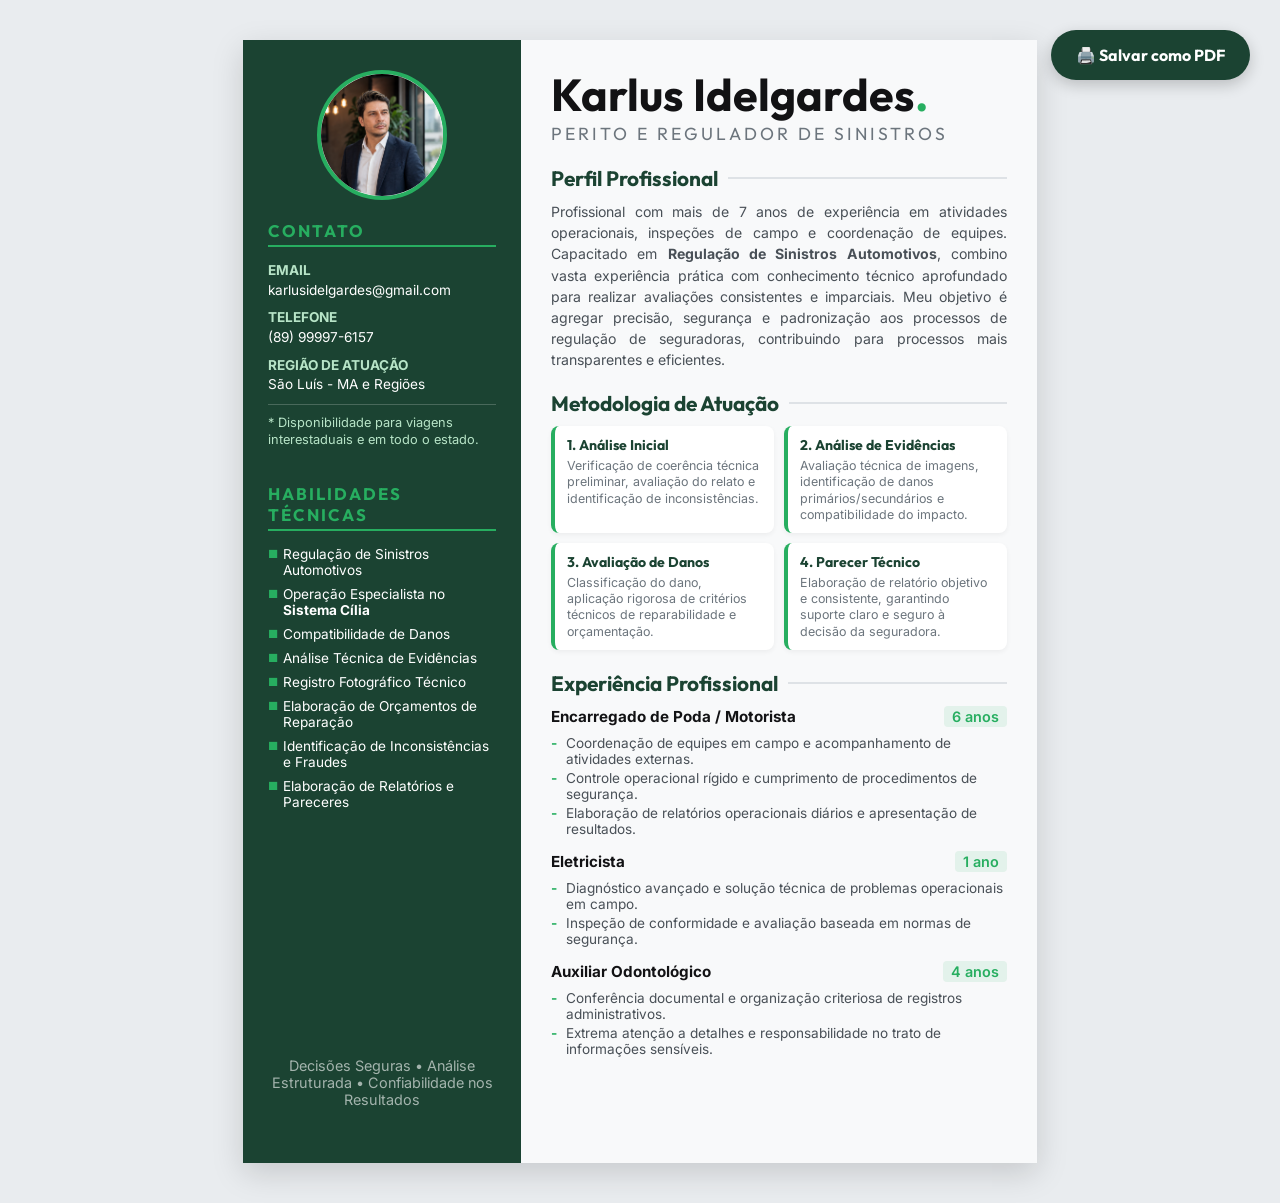
<file: sao-luis/curriculo.html>
<!DOCTYPE html>
<html lang="pt-BR">

<head>
    <meta charset="UTF-8">
    <meta name="viewport" content="width=device-width, initial-scale=1.0">
    <title>Currículo / Apresentação - Karlus Idelgardes</title>
    <link href="https://fonts.googleapis.com/css2?family=Inter:wght@300;400;600;800&family=Outfit:wght@400;700;800&display=swap" rel="stylesheet">
    <style>
        :root {
            --primary-green: #27ae60;
            --dark-green: #1b4332;
            --dark: #121214;
            --light-gray: #f8f9fa;
            --text-dark: #333333;
            --text-light: #ffffff;
            --text-muted: #6c757d;
        }

        * {
            margin: 0;
            padding: 0;
            box-sizing: border-box;
        }

        body {
            font-family: 'Inter', sans-serif;
            background-color: #e9ecef; /* Fundo cinza para dar destaque à folha A4 */
            display: flex;
            justify-content: center;
            padding: 40px 20px;
        }

        h1, h2, h3, h4 {
            font-family: 'Outfit', sans-serif;
        }

        /* Formato Folha A4 */
        .a4-sheet {
            width: 210mm;
            height: 297mm;
            max-height: 297mm;
            background: #ffffff;
            box-shadow: 0 10px 30px rgba(0, 0, 0, 0.15);
            display: flex;
            overflow: hidden;
            position: relative;
        }

        /* Coluna da Esquerda (Sidebar) */
        .sidebar {
            width: 35%;
            background-color: var(--dark-green);
            color: var(--text-light);
            padding: 30px 25px;
            display: flex;
            flex-direction: column;
        }

        .profile-pic {
            width: 130px;
            height: 130px;
            border-radius: 50%;
            border: 4px solid var(--primary-green);
            margin: 0 auto 20px;
            overflow: hidden;
            background: #fff;
            display: flex;
            align-items: center;
            justify-content: center;
        }

        .profile-pic img {
            width: 100%;
            height: 100%;
            object-fit: cover;
            object-position: top;
        }

        .sidebar-section {
            margin-bottom: 25px;
        }

        .sidebar-title {
            font-size: 1.05rem;
            text-transform: uppercase;
            letter-spacing: 2px;
            border-bottom: 2px solid var(--primary-green);
            padding-bottom: 4px;
            margin-bottom: 15px;
            color: var(--primary-green);
        }

        .contact-item {
            margin-bottom: 10px;
            font-size: 0.85rem;
            display: flex;
            align-items: flex-start;
            gap: 8px;
            line-height: 1.3;
        }

        .contact-item strong {
            display: block;
            color: #b7e4c7;
            font-size: 0.85rem;
            text-transform: uppercase;
            margin-bottom: 2px;
        }

        .skill-list {
            list-style: none;
        }

        .skill-list li {
            font-size: 0.85rem;
            margin-bottom: 8px;
            position: relative;
            padding-left: 15px;
        }

        .skill-list li::before {
            content: '■';
            position: absolute;
            left: 0;
            top: 1px;
            color: var(--primary-green);
            font-size: 0.7rem;
        }

        /* Coluna da Direita (Conteúdo Principal) */
        .main-content {
            width: 65%;
            padding: 30px 30px;
            background: var(--light-gray);
            color: var(--text-dark);
        }

        .header-name {
            margin-bottom: 20px;
        }

        .header-name h1 {
            font-size: 2.8rem;
            line-height: 1.1;
            color: var(--dark);
            margin-bottom: 3px;
        }

        .header-name h1 span {
            color: var(--primary-green);
        }

        .header-name h2 {
            font-size: 1.1rem;
            color: var(--text-muted);
            font-weight: 400;
            text-transform: uppercase;
            letter-spacing: 3px;
        }

        .section {
            margin-bottom: 20px;
        }

        .section-title {
            font-size: 1.3rem;
            color: var(--dark-green);
            margin-bottom: 10px;
            display: flex;
            align-items: center;
            gap: 10px;
        }

        .section-title::after {
            content: '';
            flex: 1;
            height: 2px;
            background: #dee2e6;
        }

        .text-body {
            font-size: 0.88rem;
            line-height: 1.5;
            color: #495057;
            text-align: justify;
        }

        .experience-item {
            margin-bottom: 14px;
        }

        .exp-header {
            display: flex;
            justify-content: space-between;
            align-items: center;
            margin-bottom: 5px;
        }

        .exp-title {
            font-size: 0.95rem;
            font-weight: 700;
            color: var(--dark);
        }

        .exp-time {
            font-size: 0.9rem;
            color: var(--primary-green);
            font-weight: 600;
            background: rgba(39, 174, 96, 0.1);
            padding: 2px 8px;
            border-radius: 4px;
        }

        .exp-details {
            list-style: none;
            margin-top: 8px;
        }

        .exp-details li {
            font-size: 0.85rem;
            color: #495057;
            margin-bottom: 3px;
            padding-left: 15px;
            position: relative;
        }

        .exp-details li::before {
            content: '-';
            position: absolute;
            left: 0;
            color: var(--primary-green);
            font-weight: bold;
        }

        .methodology-grid {
            display: grid;
            grid-template-columns: 1fr 1fr;
            gap: 10px;
        }

        .methodology-box {
            background: #fff;
            padding: 10px 12px;
            border-radius: 8px;
            border-left: 4px solid var(--primary-green);
            box-shadow: 0 2px 5px rgba(0,0,0,0.05);
        }

        .methodology-box h4 {
            color: var(--dark-green);
            font-size: 0.88rem;
            margin-bottom: 4px;
        }

        .methodology-box p {
            font-size: 0.78rem;
            color: #6c757d;
            line-height: 1.3;
        }

        /* Botão Flutuante para Imprimir */
        .print-btn {
            position: fixed;
            top: 30px;
            right: 30px;
            background: var(--dark-green);
            color: white;
            border: none;
            padding: 15px 25px;
            border-radius: 30px;
            font-size: 1rem;
            font-weight: bold;
            font-family: 'Outfit', sans-serif;
            cursor: pointer;
            box-shadow: 0 5px 15px rgba(0,0,0,0.2);
            transition: all 0.3s ease;
            z-index: 1000;
            display: flex;
            align-items: center;
            gap: 10px;
        }

        .print-btn:hover {
            background: var(--primary-green);
            transform: translateY(-2px);
        }

        /* Ajustes de Impressão */
        @media print {
            body {
                padding: 0;
                margin: 0;
                background: white;
                -webkit-print-color-adjust: exact !important;
                print-color-adjust: exact !important;
                color-adjust: exact !important;
            }

            .a4-sheet {
                box-shadow: none;
                width: 100%;
                height: 100vh;
                max-height: none;
                page-break-inside: avoid;
            }

            .sidebar {
                -webkit-print-color-adjust: exact !important;
                print-color-adjust: exact !important;
            }

            .methodology-box {
                -webkit-print-color-adjust: exact !important;
                print-color-adjust: exact !important;
            }

            .exp-time {
                -webkit-print-color-adjust: exact !important;
                print-color-adjust: exact !important;
            }

            .print-btn {
                display: none !important;
            }

            @page {
                size: A4;
                margin: 0;
            }
        }
        
        /* Ajustes Mobile para visualização no celular caso ele abra o link */
        @media (max-width: 768px) {
            .a4-sheet {
                flex-direction: column;
                width: 100%;
            }
            .sidebar, .main-content {
                width: 100%;
            }
            .methodology-grid {
                grid-template-columns: 1fr;
            }
        }
    </style>
</head>

<body>

    <button class="print-btn" onclick="window.print()">🖨️ Salvar como PDF</button>

    <div class="a4-sheet">
        <!-- Coluna Esquerda -->
        <div class="sidebar">
            <div class="profile-pic">
                <img src="../Imagens%20portifo/Karlus%20Image%2017%20de%20jun.%20de%20Regulador5.png" alt="Karlus Idelgardes">
            </div>

            <div class="sidebar-section">
                <h3 class="sidebar-title">Contato</h3>
                <div class="contact-item">
                    <div>
                        <strong>Email</strong>
                        karlusidelgardes@gmail.com
                    </div>
                </div>
                <div class="contact-item">
                    <div>
                        <strong>Telefone</strong>
                        (89) 99997-6157
                    </div>
                </div>
                <div class="contact-item">
                    <div>
                        <strong>Região de Atuação</strong>
                        São Luís - MA e Regiões
                    </div>
                </div>
                <div class="contact-item" style="margin-top: 10px; border-top: 1px solid rgba(255,255,255,0.2); padding-top: 10px;">
                    <div style="font-size: 0.8rem; color: #b7e4c7;">
                        * Disponibilidade para viagens interestaduais e em todo o estado.
                    </div>
                </div>
            </div>

            <div class="sidebar-section">
                <h3 class="sidebar-title">Habilidades Técnicas</h3>
                <ul class="skill-list">
                    <li>Regulação de Sinistros Automotivos</li>
                    <li>Operação Especialista no <b>Sistema Cília</b></li>
                    <li>Compatibilidade de Danos</li>
                    <li>Análise Técnica de Evidências</li>
                    <li>Registro Fotográfico Técnico</li>
                    <li>Elaboração de Orçamentos de Reparação</li>
                    <li>Identificação de Inconsistências e Fraudes</li>
                    <li>Elaboração de Relatórios e Pareceres</li>
                </ul>
            </div>
            
            <div class="sidebar-section" style="margin-top: auto;">
                <p style="font-size: 0.9rem; text-align: center; color: rgba(255,255,255,0.6);">
                    Decisões Seguras • Análise Estruturada • Confiabilidade nos Resultados
                </p>
            </div>
        </div>

        <!-- Coluna Direita -->
        <div class="main-content">
            <div class="header-name">
                <h1>Karlus Idelgardes<span>.</span></h1>
                <h2>Perito e Regulador de Sinistros</h2>
            </div>

            <div class="section">
                <h3 class="section-title">Perfil Profissional</h3>
                <p class="text-body">
                    Profissional com mais de 7 anos de experiência em atividades operacionais, inspeções de campo e coordenação de equipes. Capacitado em <strong>Regulação de Sinistros Automotivos</strong>, combino vasta experiência prática com conhecimento técnico aprofundado para realizar avaliações consistentes e imparciais. Meu objetivo é agregar precisão, segurança e padronização aos processos de regulação de seguradoras, contribuindo para processos mais transparentes e eficientes.
                </p>
            </div>

            <div class="section">
                <h3 class="section-title">Metodologia de Atuação</h3>
                <div class="methodology-grid">
                    <div class="methodology-box">
                        <h4>1. Análise Inicial</h4>
                        <p>Verificação de coerência técnica preliminar, avaliação do relato e identificação de inconsistências.</p>
                    </div>
                    <div class="methodology-box">
                        <h4>2. Análise de Evidências</h4>
                        <p>Avaliação técnica de imagens, identificação de danos primários/secundários e compatibilidade do impacto.</p>
                    </div>
                    <div class="methodology-box">
                        <h4>3. Avaliação de Danos</h4>
                        <p>Classificação do dano, aplicação rigorosa de critérios técnicos de reparabilidade e orçamentação.</p>
                    </div>
                    <div class="methodology-box">
                        <h4>4. Parecer Técnico</h4>
                        <p>Elaboração de relatório objetivo e consistente, garantindo suporte claro e seguro à decisão da seguradora.</p>
                    </div>
                </div>
            </div>

            <div class="section">
                <h3 class="section-title">Experiência Profissional</h3>
                
                <div class="experience-item">
                    <div class="exp-header">
                        <span class="exp-title">Encarregado de Poda / Motorista</span>
                        <span class="exp-time">6 anos</span>
                    </div>
                    <ul class="exp-details">
                        <li>Coordenação de equipes em campo e acompanhamento de atividades externas.</li>
                        <li>Controle operacional rígido e cumprimento de procedimentos de segurança.</li>
                        <li>Elaboração de relatórios operacionais diários e apresentação de resultados.</li>
                    </ul>
                </div>

                <div class="experience-item">
                    <div class="exp-header">
                        <span class="exp-title">Eletricista</span>
                        <span class="exp-time">1 ano</span>
                    </div>
                    <ul class="exp-details">
                        <li>Diagnóstico avançado e solução técnica de problemas operacionais em campo.</li>
                        <li>Inspeção de conformidade e avaliação baseada em normas de segurança.</li>
                    </ul>
                </div>

                <div class="experience-item">
                    <div class="exp-header">
                        <span class="exp-title">Auxiliar Odontológico</span>
                        <span class="exp-time">4 anos</span>
                    </div>
                    <ul class="exp-details">
                        <li>Conferência documental e organização criteriosa de registros administrativos.</li>
                        <li>Extrema atenção a detalhes e responsabilidade no trato de informações sensíveis.</li>
                    </ul>
                </div>
            </div>

        </div>
    </div>

</body>
</html>
</file>
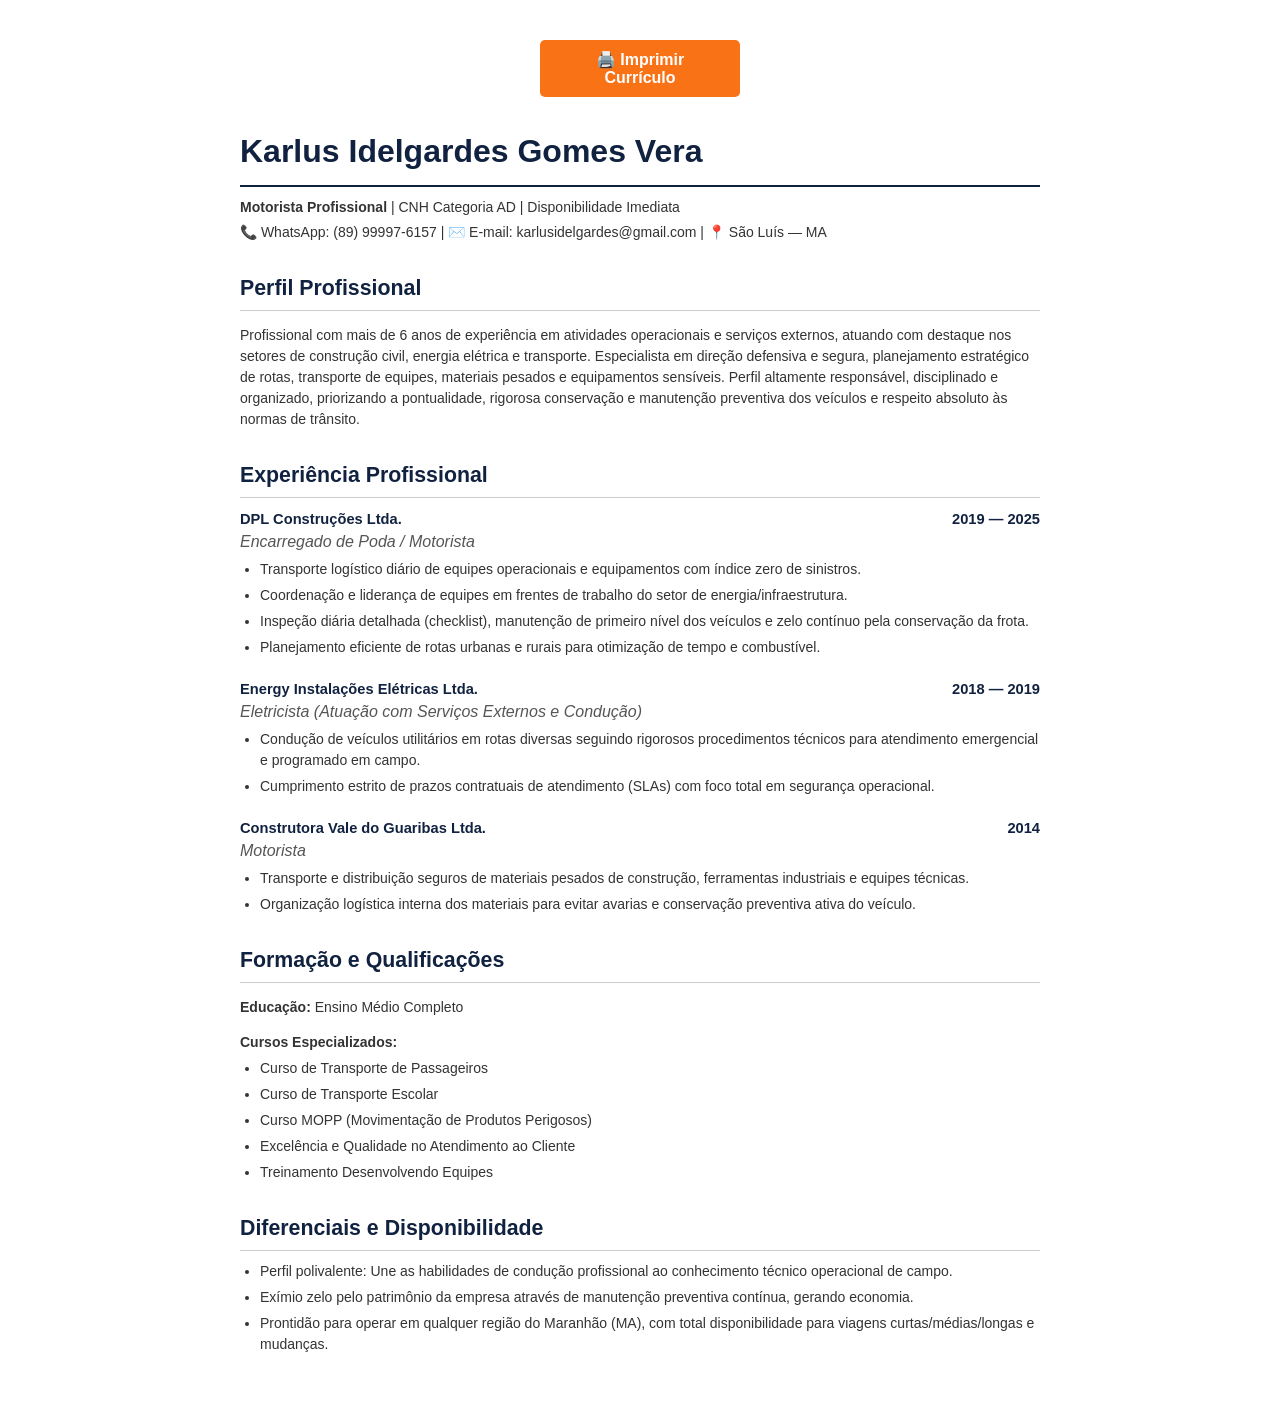
<file: sao-luis/curriculo_impresso.html>
<!DOCTYPE html>
<html lang="pt-BR">
<head>
    <meta charset="UTF-8">
    <title>Currículo - Karlus Idelgardes Gomes Vera</title>
    <style>
        /* Base e Estilos para Impressão */
        body {
            font-family: Arial, sans-serif;
            line-height: 1.5;
            color: #333;
            max-width: 800px;
            margin: 0 auto;
            padding: 40px;
            background: #fff;
        }
        h1, h2, h3 { 
            color: #112240; 
            margin-bottom: 10px; 
        }
        h1 { 
            border-bottom: 2px solid #112240; 
            padding-bottom: 10px; 
            font-size: 24pt;
        }
        h2 { 
            border-bottom: 1px solid #ccc; 
            padding-bottom: 5px; 
            margin-top: 30px; 
            font-size: 16pt;
        }
        .contact-info { 
            margin-bottom: 20px; 
            font-size: 10pt; 
        }
        .contact-info p { 
            margin: 4px 0; 
        }
        .section { 
            margin-bottom: 25px; 
        }
        .job { 
            margin-bottom: 20px; 
        }
        .job-header { 
            display: flex; 
            justify-content: space-between; 
            font-weight: bold; 
            font-size: 11pt;
            color: #112240;
        }
        .job-company { 
            color: #555; 
            font-style: italic; 
            margin-bottom: 5px;
        }
        ul { 
            margin-top: 5px; 
            padding-left: 20px; 
        }
        li { 
            margin-bottom: 5px; 
            font-size: 10.5pt;
        }
        p {
            font-size: 10.5pt;
        }
        
        .print-btn {
            display: block;
            width: 200px;
            margin: 0 auto 30px;
            padding: 10px 20px;
            background-color: #F97316;
            color: white;
            text-align: center;
            text-decoration: none;
            font-weight: bold;
            border-radius: 5px;
            cursor: pointer;
            border: none;
            font-size: 12pt;
        }
        
        .print-btn:hover {
            background-color: #ea580c;
        }

        /* Ocultar botão na hora de imprimir */
        @media print {
            body { 
                padding: 0; 
                max-width: 100%; 
            }
            .print-btn { 
                display: none; 
            }
            @page { 
                margin: 1.5cm; 
            }
            a { 
                text-decoration: none; 
                color: #000; 
            }
        }
    </style>
</head>
<body>

    <button class="print-btn" onclick="window.print()">🖨️ Imprimir Currículo</button>

    <header>
        <h1>Karlus Idelgardes Gomes Vera</h1>
        <div class="contact-info">
            <p><strong>Motorista Profissional</strong> | CNH Categoria AD | Disponibilidade Imediata</p>
            <p>📞 WhatsApp: (89) 99997-6157 | ✉️ E-mail: karlusidelgardes@gmail.com | 📍 São Luís — MA</p>
        </div>
    </header>

    <div class="section">
        <h2>Perfil Profissional</h2>
        <p>Profissional com mais de 6 anos de experiência em atividades operacionais e serviços externos, atuando com destaque nos setores de construção civil, energia elétrica e transporte. Especialista em direção defensiva e segura, planejamento estratégico de rotas, transporte de equipes, materiais pesados e equipamentos sensíveis. Perfil altamente responsável, disciplinado e organizado, priorizando a pontualidade, rigorosa conservação e manutenção preventiva dos veículos e respeito absoluto às normas de trânsito.</p>
    </div>

    <div class="section">
        <h2>Experiência Profissional</h2>
        
        <div class="job">
            <div class="job-header">
                <span>DPL Construções Ltda.</span>
                <span>2019 — 2025</span>
            </div>
            <div class="job-company">Encarregado de Poda / Motorista</div>
            <ul>
                <li>Transporte logístico diário de equipes operacionais e equipamentos com índice zero de sinistros.</li>
                <li>Coordenação e liderança de equipes em frentes de trabalho do setor de energia/infraestrutura.</li>
                <li>Inspeção diária detalhada (checklist), manutenção de primeiro nível dos veículos e zelo contínuo pela conservação da frota.</li>
                <li>Planejamento eficiente de rotas urbanas e rurais para otimização de tempo e combustível.</li>
            </ul>
        </div>

        <div class="job">
            <div class="job-header">
                <span>Energy Instalações Elétricas Ltda.</span>
                <span>2018 — 2019</span>
            </div>
            <div class="job-company">Eletricista (Atuação com Serviços Externos e Condução)</div>
            <ul>
                <li>Condução de veículos utilitários em rotas diversas seguindo rigorosos procedimentos técnicos para atendimento emergencial e programado em campo.</li>
                <li>Cumprimento estrito de prazos contratuais de atendimento (SLAs) com foco total em segurança operacional.</li>
            </ul>
        </div>

        <div class="job">
            <div class="job-header">
                <span>Construtora Vale do Guaribas Ltda.</span>
                <span>2014</span>
            </div>
            <div class="job-company">Motorista</div>
            <ul>
                <li>Transporte e distribuição seguros de materiais pesados de construção, ferramentas industriais e equipes técnicas.</li>
                <li>Organização logística interna dos materiais para evitar avarias e conservação preventiva ativa do veículo.</li>
            </ul>
        </div>
    </div>

    <div class="section">
        <h2>Formação e Qualificações</h2>
        <p style="margin-bottom: 10px;"><strong>Educação:</strong> Ensino Médio Completo</p>
        <p style="margin-bottom: 5px;"><strong>Cursos Especializados:</strong></p>
        <ul>
            <li>Curso de Transporte de Passageiros</li>
            <li>Curso de Transporte Escolar</li>
            <li>Curso MOPP (Movimentação de Produtos Perigosos)</li>
            <li>Excelência e Qualidade no Atendimento ao Cliente</li>
            <li>Treinamento Desenvolvendo Equipes</li>
        </ul>
    </div>

    <div class="section">
        <h2>Diferenciais e Disponibilidade</h2>
        <ul>
            <li>Perfil polivalente: Une as habilidades de condução profissional ao conhecimento técnico operacional de campo.</li>
            <li>Exímio zelo pelo patrimônio da empresa através de manutenção preventiva contínua, gerando economia.</li>
            <li>Prontidão para operar em qualquer região do Maranhão (MA), com total disponibilidade para viagens curtas/médias/longas e mudanças.</li>
        </ul>
    </div>

</body>
</html>
</file>
